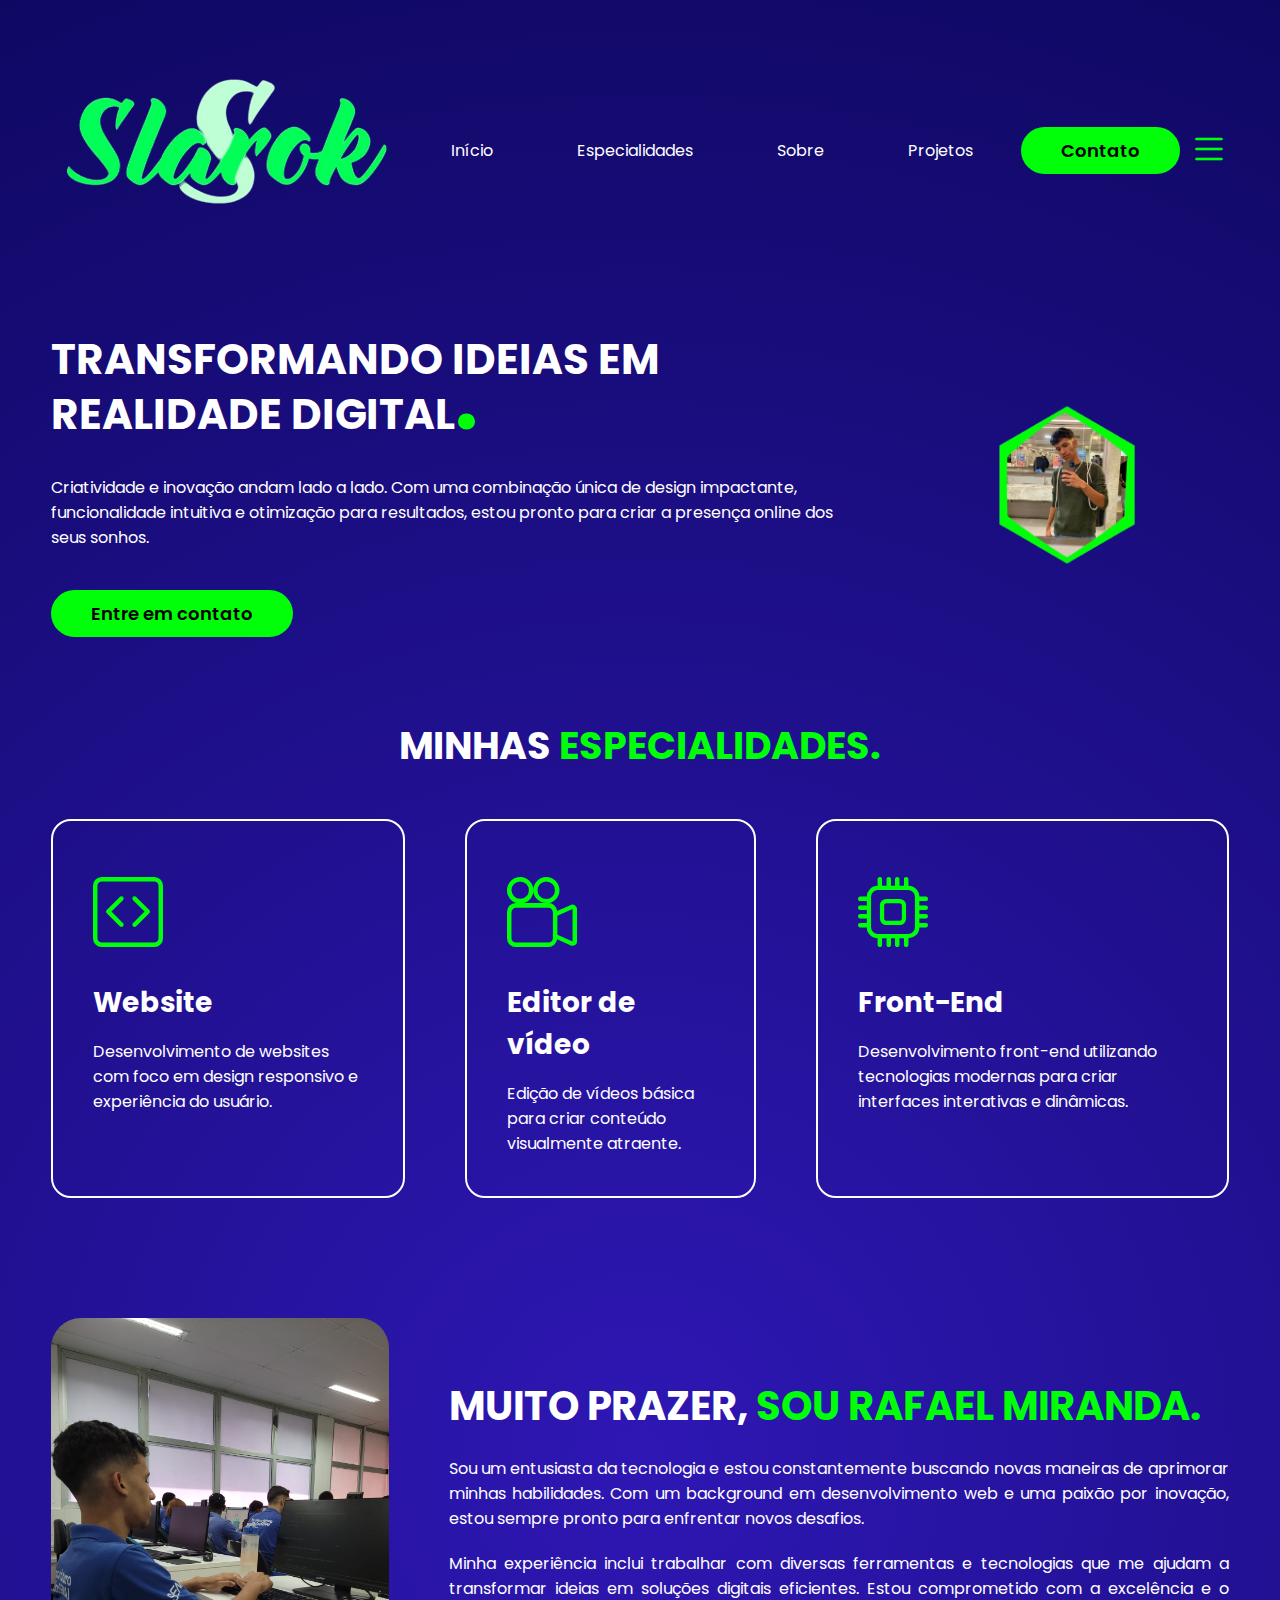
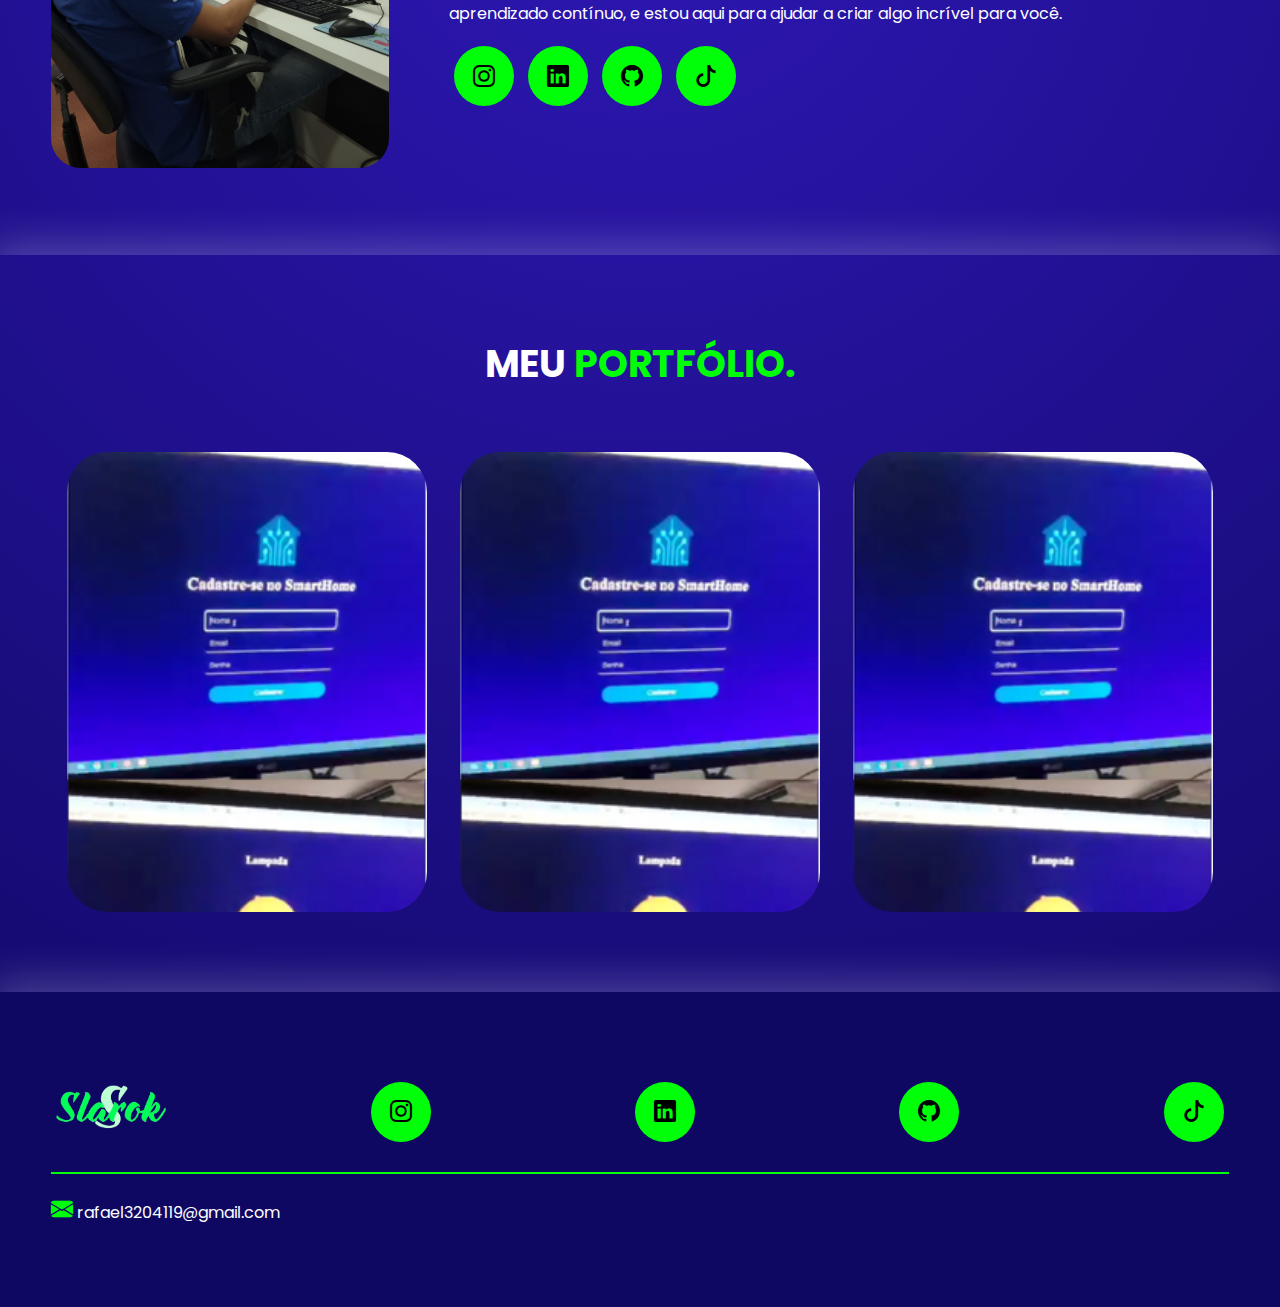
<file: index.html>
<!DOCTYPE html>
<html lang="pt-br">
<head>
    <meta charset="UTF-8">
    <meta name="viewport" content="width=device-width, initial-scale=1.0">
    <link rel="stylesheet" href="style.css">
    
    <!--GOOGLE FONTS-->
    <link rel="preconnect" href="https://fonts.googleapis.com">
    <link rel="preconnect" href="https://fonts.gstatic.com" crossorigin>
    <link href="https://fonts.googleapis.com/css2?family=Poppins:ital,wght@0,100;0,200;0,300;0,400;0,500;0,600;0,700;0,800;0,900;1,100;1,200;1,300;1,400;1,500;1,600;1,700;1,800;1,900&display=swap" rel="stylesheet">
    <!--END-GOOGLE FONTS-->
    

    <!--BOOTSTRAP ICONS-->
    <link rel="stylesheet" href="https://cdn.jsdelivr.net/npm/bootstrap-icons@1.11.3/font/bootstrap-icons.min.css">
    <!--BOOTSTRAP ICONS-->
    <title>Meu Portfólio</title>

    <script src="menu.js" defer></script>
</head>

    

<body class="body">
    
    <header>
        <div class="interface">
            <div class="logo">
                <a href="#">
                    <img src="images/logo topo.png" alt="">
                </a>
            </div> <!--logo-->

            <nav class="menu-desktop">
                    <ul>
                        <li><a href="#">Início</a></li>
                        <li><a href="#especialidades">Especialidades</a></li>
                        <li><a href="#sobre">Sobre</a></li>
                        <li><a href="#projetos">Projetos</a></li>                       
                    </ul>
            </nav> <!--nav(menu-desktop)-->

            <div class="btn-contato">
                <a href="#">
                    <button>Contato</button>
                </a>
            </div> <!--btn-contato-->

            <div class="btn-abrir-menu" id="btn-menu">
                <i class="bi bi-list"></i>
            </div>

            <div class="menu-mobile" id="menu-mobile">
                <div class="btn-fechar">
                    <i class="bi bi-x"></i>

                    <nav class="menu-desktop">
                        <ul>
                            <li><a href="#">Início</a></li>
                            <li><a href="#especialidades">Especialidades</a></li>
                            <li><a href="#sobre">Sobre</a></li>
                            <li><a href="#projetos">Projetos</a></li> 
                            <li><a href="#">Contato</a></li>                      
                        </ul>
                </nav> <!--nav(menu-desktop)-->

                </div>
            </div>  <!--menu-mobile-->
            <div class="overlay-menu" id="overlay-menu"></div>
            
        </div> <!--interface-->
    </header>
    
    <main>
        <section class="topo-do-site">
            <div class="interface">
                <div class="flex">
                    <div class="txt-topo-site">
                        <h1>TRANSFORMANDO IDEIAS EM REALIDADE DIGITAL<span>.</span></h1>                  
                        <p>Criatividade e inovação andam lado a lado. Com uma combinação 
                            única de design impactante, funcionalidade intuitiva e otimização
                            para resultados, estou pronto para criar a presença online dos seus sonhos.</p>
                            <div class="btn-contato">
                                <a href="#">
                                    <button>Entre em contato</button>
                                </a>
                            </div>
                        </div> <!--txt-topo-site-->
                    <div class="img-topo-site">
                        <img src="images/logo sem fundo.png" alt="foto principal">
                    </div>
                </div><!--flex-->
            </div> <!--interface-->
        </section> <!--topo-do-site-->

        <section class="especialidades" id="especialidades">
            <div class="interface">
                <h2 class="titulo">MINHAS <span>ESPECIALIDADES.</span></h2>
                <div class="flex">
                    <div class="especialidades-box">
                        <i class="bi bi-code-square"></i>
                        <h3>Website</h3>
                        <p>Desenvolvimento de websites com foco em design responsivo e experiência do usuário.
                        </p>
                    </div><!--especialidades-box-->
                    
                    <div class="especialidades-box">
                        <i class="bi bi-camera-reels"></i>
                        <h3>Editor de vídeo</h3>
                        <p>Edição de vídeos básica para criar conteúdo visualmente atraente.
                        </p>
                    </div><!--especialidades-box-->
                     
                    <div class="especialidades-box">
                        <i class="bi bi-cpu"></i>
                        <h3>Front-End</h3>
                        <p>Desenvolvimento front-end utilizando tecnologias modernas para criar interfaces interativas e dinâmicas.
                        </p>
                    </div><!--especialidades-box-->
                     
                </div> <!--flex-->
            </div><!--interface-->
        </section><!--especialidades-->

        <section class="sobre" id="sobre">
            <div class="interface">
                <div class="flex">
                    <div class="img-sobre">
                        <img src="images/bio.jpg" alt="mh foto">
                    </div><!--img-sobre-->
                    <div class="txt-sobre">
                        <h2>MUITO PRAZER, <span>SOU RAFAEL MIRANDA.</span></h2>
                        <p>Sou um entusiasta da tecnologia e estou constantemente buscando novas maneiras de
                             aprimorar minhas habilidades. Com um background em desenvolvimento web e uma paixão por
                              inovação, estou sempre pronto para enfrentar novos desafios.</p>
                        <p>Minha experiência inclui trabalhar com diversas ferramentas e tecnologias que me ajudam a
                             transformar ideias em soluções digitais eficientes. Estou comprometido com a excelência e o
                              aprendizado contínuo, e estou aqui para ajudar a criar algo incrível para você.</p>
                                <div class="btn-social">
                                    <a href="https://www.instagram.com/_rafah_x/"><button><i class="bi bi-instagram"></i></button></a>
                                    <a href="https://www.linkedin.com/in/rafah-x/"><button><i class="bi bi-linkedin"></i></button></a>
                                    <a href="https://github.com/rafah-x"><button><i class="bi bi-github"></i></button></a>
                                    <a href="https://www.tiktok.com/@slarok"><button><i class="bi bi-tiktok"></i></button></a>
                                    
                                </div>
                            </div><!--txt-sobre-->
                </div> <!--flex-->
            </div><!--interface-->
        </section><!--sobre-->

        <section class="portfolio">
            <div class="interface">
                <h2 class="titulo" id="projetos">MEU <span>PORTFÓLIO.</span></h2>
                <div class="flex">
                    <div class="img-port" style="background-image: url(images/Design\ sem\ nome.png);">
                        <div class="overlay">Projeto 1</div>
                    </div>
                    <div class="img-port" style="background-image: url(images/Design\ sem\ nome.png);">
                        <div class="overlay">Projeto 2</div>
                    </div>
                    <div class="img-port" style="background-image: url(images/Design\ sem\ nome.png);">
                        <div class="overlay">Projeto 3</div>
                    </div>
                </div><!--flex-->
            </div><!--interface-->
        </section><!--portfolio-->

    </main>

    <footer>
        <div class="interface">
            <div class="line-footer">
                <div class="flex">
                    <div class="logo-footer">
                        <img src="images/logo topo.png" alt="">
                    </div> <!--logo-footer-->
                    <a href="https://www.instagram.com/_rafah_x/"><button><i class="bi bi-instagram"></i></button></a>
                    <a href="https://www.linkedin.com/in/rafah-x/"><button><i class="bi bi-linkedin"></i></button></a>
                    <a href="https://github.com/rafah-x"><button><i class="bi bi-github"></i></button></a>
                    <a href="https://www.tiktok.com/@slarok"><button><i class="bi bi-tiktok"></i></button></a>
                </div>
            </div><!--line-footer-->

            <div class="line-footer borda">
                <p><i class="bi bi-envelope-fill"></i><a href="mailto:rafael3204119@gmail.com"> rafael3204119@gmail.com</a></p>
            </div> <!--logo-footer-->

        </div> <!--interface-->
    </footer>

</body>
</html>
</file>
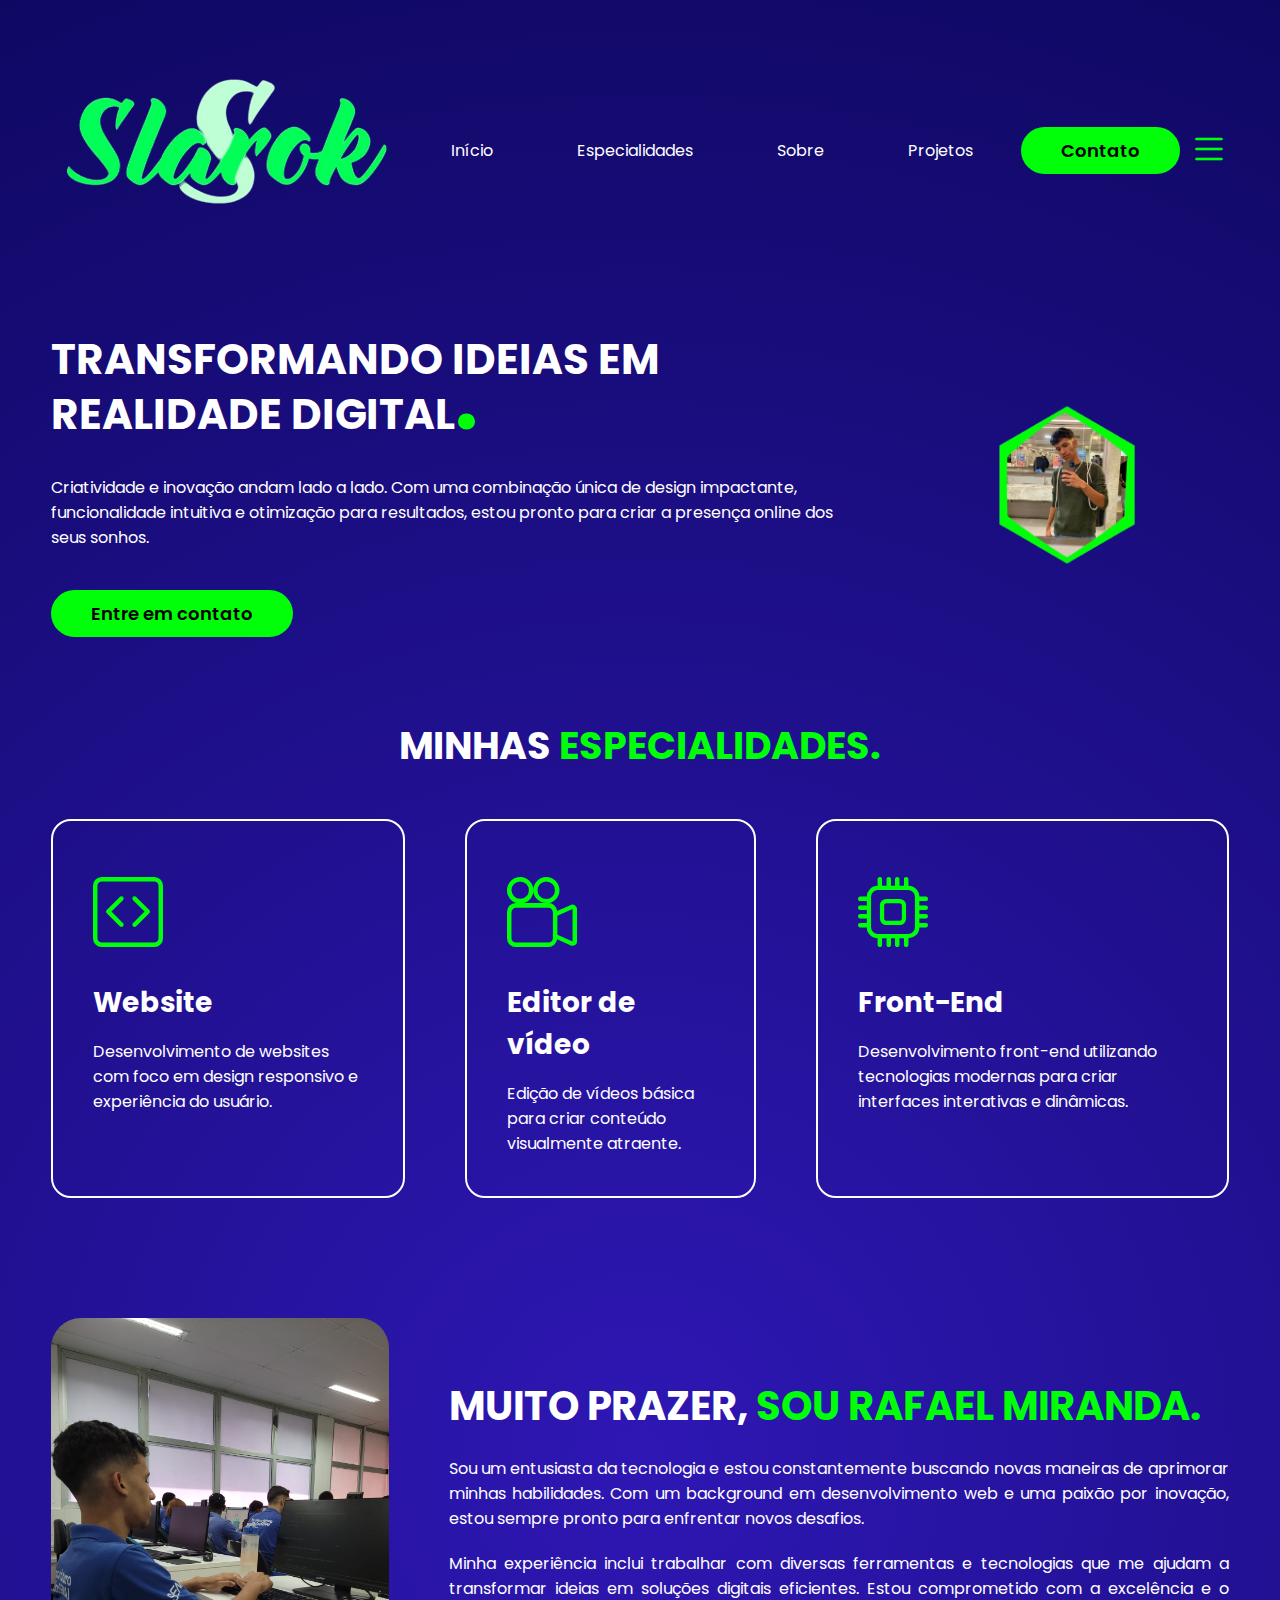
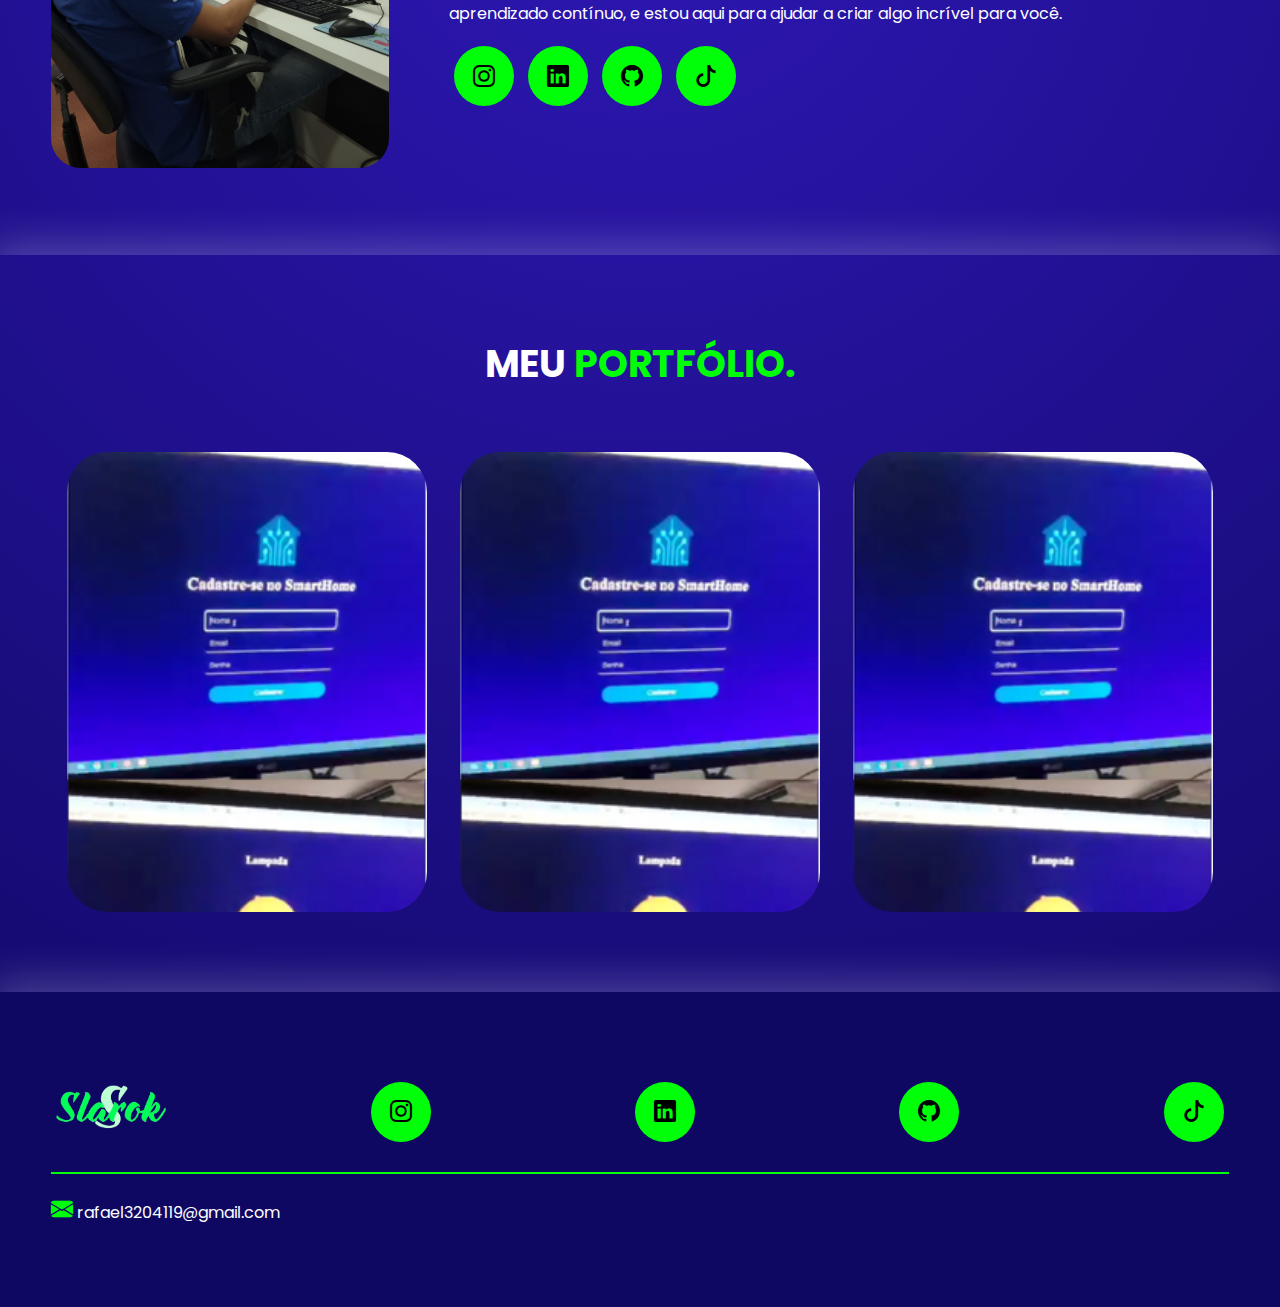
<file: home.html>
<!DOCTYPE html>
<html lang="pt-br">
<head>
    <meta charset="UTF-8">
    <meta name="viewport" content="width=device-width, initial-scale=1.0">
    <link rel="stylesheet" href="style.css">
    
    <!--GOOGLE FONTS-->
    <link rel="preconnect" href="https://fonts.googleapis.com">
    <link rel="preconnect" href="https://fonts.gstatic.com" crossorigin>
    <link href="https://fonts.googleapis.com/css2?family=Poppins:ital,wght@0,100;0,200;0,300;0,400;0,500;0,600;0,700;0,800;0,900;1,100;1,200;1,300;1,400;1,500;1,600;1,700;1,800;1,900&display=swap" rel="stylesheet">
    <!--END-GOOGLE FONTS-->
    

    <!--BOOTSTRAP ICONS-->
    <link rel="stylesheet" href="https://cdn.jsdelivr.net/npm/bootstrap-icons@1.11.3/font/bootstrap-icons.min.css">
    <!--BOOTSTRAP ICONS-->
    <title>Meu Portfólio</title>

    <script src="menu.js" defer></script>
</head>

    

<body class="body">
    
    <header>
        <div class="interface">
            <div class="logo">
                <a href="#">
                    <img src="images/logo topo.png" alt="">
                </a>
            </div> <!--logo-->

            <nav class="menu-desktop">
                    <ul>
                        <li><a href="#">Início</a></li>
                        <li><a href="#especialidades">Especialidades</a></li>
                        <li><a href="#sobre">Sobre</a></li>
                        <li><a href="#projetos">Projetos</a></li>                       
                    </ul>
            </nav> <!--nav(menu-desktop)-->

            <div class="btn-contato">
                <a href="#">
                    <button>Contato</button>
                </a>
            </div> <!--btn-contato-->

            <div class="btn-abrir-menu" id="btn-menu">
                <i class="bi bi-list"></i>
            </div>

            <div class="menu-mobile" id="menu-mobile">
                <div class="btn-fechar">
                    <i class="bi bi-x"></i>

                    <nav class="menu-desktop">
                        <ul>
                            <li><a href="#">Início</a></li>
                            <li><a href="#especialidades">Especialidades</a></li>
                            <li><a href="#sobre">Sobre</a></li>
                            <li><a href="#projetos">Projetos</a></li> 
                            <li><a href="#">Contato</a></li>                      
                        </ul>
                </nav> <!--nav(menu-desktop)-->

                </div>
            </div>  <!--menu-mobile-->
            <div class="overlay-menu" id="overlay-menu"></div>
            
        </div> <!--interface-->
    </header>
    
    <main>
        <section class="topo-do-site">
            <div class="interface">
                <div class="flex">
                    <div class="txt-topo-site">
                        <h1>TRANSFORMANDO IDEIAS EM REALIDADE DIGITAL<span>.</span></h1>                  
                        <p>Criatividade e inovação andam lado a lado. Com uma combinação 
                            única de design impactante, funcionalidade intuitiva e otimização
                            para resultados, estou pronto para criar a presença online dos seus sonhos.</p>
                            <div class="btn-contato">
                                <a href="#">
                                    <button>Entre em contato</button>
                                </a>
                            </div>
                        </div> <!--txt-topo-site-->
                    <div class="img-topo-site">
                        <img src="images/logo sem fundo.png" alt="foto principal">
                    </div>
                </div><!--flex-->
            </div> <!--interface-->
        </section> <!--topo-do-site-->

        <section class="especialidades" id="especialidades">
            <div class="interface">
                <h2 class="titulo">MINHAS <span>ESPECIALIDADES.</span></h2>
                <div class="flex">
                    <div class="especialidades-box">
                        <i class="bi bi-code-square"></i>
                        <h3>Website</h3>
                        <p>Desenvolvimento de websites com foco em design responsivo e experiência do usuário.
                        </p>
                    </div><!--especialidades-box-->
                    
                    <div class="especialidades-box">
                        <i class="bi bi-camera-reels"></i>
                        <h3>Editor de vídeo</h3>
                        <p>Edição de vídeos básica para criar conteúdo visualmente atraente.
                        </p>
                    </div><!--especialidades-box-->
                     
                    <div class="especialidades-box">
                        <i class="bi bi-cpu"></i>
                        <h3>Front-End</h3>
                        <p>Desenvolvimento front-end utilizando tecnologias modernas para criar interfaces interativas e dinâmicas.
                        </p>
                    </div><!--especialidades-box-->
                     
                </div> <!--flex-->
            </div><!--interface-->
        </section><!--especialidades-->

        <section class="sobre" id="sobre">
            <div class="interface">
                <div class="flex">
                    <div class="img-sobre">
                        <img src="images/bio.jpg" alt="mh foto">
                    </div><!--img-sobre-->
                    <div class="txt-sobre">
                        <h2>MUITO PRAZER, <span>SOU RAFAEL MIRANDA.</span></h2>
                        <p>Sou um entusiasta da tecnologia e estou constantemente buscando novas maneiras de
                             aprimorar minhas habilidades. Com um background em desenvolvimento web e uma paixão por
                              inovação, estou sempre pronto para enfrentar novos desafios.</p>
                        <p>Minha experiência inclui trabalhar com diversas ferramentas e tecnologias que me ajudam a
                             transformar ideias em soluções digitais eficientes. Estou comprometido com a excelência e o
                              aprendizado contínuo, e estou aqui para ajudar a criar algo incrível para você.</p>
                                <div class="btn-social">
                                    <a href="https://www.instagram.com/_rafah_x/"><button><i class="bi bi-instagram"></i></button></a>
                                    <a href="https://www.linkedin.com/in/rafah-x/"><button><i class="bi bi-linkedin"></i></button></a>
                                    <a href="https://github.com/rafah-x"><button><i class="bi bi-github"></i></button></a>
                                    <a href="https://www.tiktok.com/@slarok"><button><i class="bi bi-tiktok"></i></button></a>
                                    
                                </div>
                            </div><!--txt-sobre-->
                </div> <!--flex-->
            </div><!--interface-->
        </section><!--sobre-->

        <section class="portfolio">
            <div class="interface">
                <h2 class="titulo" id="projetos">MEU <span>PORTFÓLIO.</span></h2>
                <div class="flex">
                    <div class="img-port" style="background-image: url(images/Design\ sem\ nome.png);">
                        <div class="overlay">Projeto 1</div>
                    </div>
                    <div class="img-port" style="background-image: url(images/Design\ sem\ nome.png);">
                        <div class="overlay">Projeto 2</div>
                    </div>
                    <div class="img-port" style="background-image: url(images/Design\ sem\ nome.png);">
                        <div class="overlay">Projeto 3</div>
                    </div>
                </div><!--flex-->
            </div><!--interface-->
        </section><!--portfolio-->

    </main>

    <footer>
        <div class="interface">
            <div class="line-footer">
                <div class="flex">
                    <div class="logo-footer">
                        <img src="images/logo topo.png" alt="">
                    </div> <!--logo-footer-->
                    <a href="https://www.instagram.com/_rafah_x/"><button><i class="bi bi-instagram"></i></button></a>
                    <a href="https://www.linkedin.com/in/rafah-x/"><button><i class="bi bi-linkedin"></i></button></a>
                    <a href="https://github.com/rafah-x"><button><i class="bi bi-github"></i></button></a>
                    <a href="https://www.tiktok.com/@slarok"><button><i class="bi bi-tiktok"></i></button></a>
                </div>
            </div><!--line-footer-->

            <div class="line-footer borda">
                <p><i class="bi bi-envelope-fill"></i><a href="mailto:rafael3204119@gmail.com"> rafael3204119@gmail.com</a></p>
            </div> <!--logo-footer-->

        </div> <!--interface-->
    </footer>

</body>
</html>
</file>
<file: style.css>
/* ESTILO GERAL*/
* {
  font-family: "Poppins", sans-serif;
  box-sizing: border-box;
  margin: 0;
  padding: 0;
}

body {
  background: radial-gradient(circle at center, #2e17b4, #0f0863);
  height: 100%;
}

.interface {
  max-width: 1280px;
  margin: 0 auto;
}

h2.titulo {
  color: white;
  font-size: 38px;
  text-align: center;
}

h2.titulo span {
  color: #00ff08;
}

.btn-contato button {
  padding: 10px 40px;
  font-size: 18px;
  font-weight: 600;
  background-color: #00ff08;
  border: 0;
  border-radius: 30px;
  cursor: pointer;
  transition: 0.2s;
}

button:hover {
  box-shadow: 0px 0px 8px #00ff08;
  transform: scale(1.15);
}

.flex {
  display: flex;
}

html {
  scroll-behavior: smooth;
}

/* ESTILO CABEÇALHO*/

header {
  padding: 40px 4%;
}

header > .interface {
  display: flex;
  align-items: center;
  justify-content: space-between;
}

header a {
  color: #fff;
  text-decoration: none;
  display: inline-block;
  transition: 0.2s;
}

header nav.menu-desktop a:hover {
  color: #00ff08;
  transform: scale(1.15);
}

header nav ul {
  list-style-type: none;
}

header nav.menu-desktop ul li {
  display: inline-block;
  padding: 0 40px;
}

/*  ESTILO DO MENU MOBILE */

.btn-abrir-menu i {
  color: #00ff08;
  font-size: 40px;
}

.menu-mobile {
  background-color: rgb(5, 0, 0);
  height: 100vh;
  position: fixed;
  top: 0;
  right: 0;
  z-index: 99999;
  width: 0%;
  overflow: hidden;
  transition: 0.4s;
}

.menu-mobile.abrir-menu {
  width: 70%;
}

.menu-mobile.abrir-menu ~ .overlay-menu {
  display: block;
}

.menu-mobile .btn-fechar {
  padding: 20px 5%;
}

.menu-mobile .btn-fechar i {
  color: #00ff08;
  font-size: 30px;
}

.menu-mobile nav ul {
  text-align: right;
}

.menu-mobile nav ul li a{
  color: white;
  font-size: 20px;
  font-weight: 300;
  padding: 20px 8%;
  display: block;
}

.menu-mobile nav ul a:hover {
  background-color: #00ff08;
  color: black;
}

.overlay-menu {
  background-color: rgba(0, 0, 0, 0.726);
  width: 100%;
  height: 100%;
  position: fixed;
  top: 0;
  left: 0;
  z-index: 88888;
  display: none;
}
/* ESTILO DO TOPO DO SITE */

section.topo-do-site {
  padding: 40px 4%;
}

section.topo-do-site .flex {
  align-items: center;
  justify-content: center;
  gap: 60px;
}

.topo-do-site h1 {
  color: white;
  font-size: 42px;
  line-height: 40px;
}

.topo-do-site .txt-topo-site h1 span {
  color: #00ff08;
  font-size: 84px;
}

.topo-do-site .txt-topo-site p {
  color: #fff;
  margin: 40px 0px;
}

.topo-do-site .img-topo-site img {
  position: relative;
  animation: flutuar 2s ease-in-out infinite alternate;
}

@keyframes flutuar {
  0% {
    top: 0;
  }
  100% {
    top: 30px;
  }
}

/* ESTILO DAS ESPECIALIDADES */

section.especialidades {
  padding: 40px 4%;
}

section.especialidades .flex {
  gap: 60px;
}

.especialidades .especialidades-box {
  color: white;
  padding: 40px;
  border-radius: 20px;
  border: 2px solid white;
  margin-top: 45px;
  transition: 0.2s;
}

.especialidades .especialidades-box:hover {
  transform: scale(1.05);
  box-shadow: 0 0 20px rgba(255, 255, 255, 0.479);
}

.especialidades .especialidades-box i {
  font-size: 70px;
  color: #00ff08;
}

.especialidades .especialidades-box h3 {
  font-size: 28px;
  margin: 15px 0px;
}

/*ESTILO SOBRE */
section.sobre {
  padding: 80px 4%;
}

section.sobre .flex {
  align-items: center;
  gap: 60px;
}

.sobre .txt-sobre {
  color: white;
}

.sobre .img-sobre img {
  max-width: 100%; /* Garante que a imagem não ultrapasse a largura do contêiner */
  height: auto; /* Mantém a proporção da imagem */
  width: 900px; /* Define a largura desejada para a imagem */
  border-radius: 30px;
}

.sobre .txt-sobre h2 {
  font-size: 40px;
  line-height: 40px;
  margin-bottom: 30px;
}

.sobre .txt-sobre h2 span {
  color: #00ff08;
}

.sobre .txt-sobre p {
  margin: 20px 0px;
  text-align: justify;
}

.btn-social button {
  width: 60px;
  height: 60px;
  border-radius: 50%;
  border: none;
  background-color: #00ff08;
  font-size: 22px;
  cursor: pointer;
  margin: 0px 5px;
  transition: 0.2s;
}

/* ESTILO PORTFÓLIO */

section.portfolio {
  padding: 80px 4%;
  box-shadow: 0 0 40px 10px rgba(255, 255, 255, 0.226);
}

section.portfolio .flex {
  justify-content: space-around;
  margin-top: 60px;
}

.img-port {
  width: 360px;
  height: 460px;
  background-size: cover;
  background-position: 100% 0%;
  transition: 8s;
  border-radius: 40px;
  cursor: pointer;
  position: relative;
}

.img-port:hover {
  background-position: 100% 100%;
}

.overlay {
  position: absolute;
  left: 0;
  top: 0;
  width: 100%;
  height: 100%;
  background-color: #0000008e;
  border-radius: 40px;
  display: flex;
  align-items: center;
  justify-content: center;
  font-size: 24px;
  font-weight: 600;
  color: #fff;
  opacity: 0;
  transition: 0.5s;
}

.overlay:hover {
  opacity: 1;
}

/* ESTILO DO RODAPÉ */

footer {
  padding: 60px 4%;
  box-shadow: 0 0 40px 10px rgba(255, 255, 255, 0.226);
  background-color: #0f0863; /* Adiciona um fundo que combina com o resto do site */
}

footer .flex {
  justify-content: space-between;
  align-items: center; /* Alinha os itens ao centro verticalmente */
}

footer .line-footer {
  padding: 20px 0;
}

.borda {
  border-top: 2px solid #00ff08;
}

footer .line-footer p {
  color: white;
}

footer .line-footer p i {
  color: #00ff08;
  font-size: 22px;
}

footer .line-footer a {
  color: white;
  text-decoration: none;
  transition: 0.5s;
}

footer .line-footer a:hover {
  color: #00ff08;
  text-decoration: underline;
}

footer .logo-footer img {
  width: 120px;
}

footer .flex a button {
  width: 60px;
  height: 60px;
  border-radius: 50%;
  border: none;
  background-color: #00ff08;
  font-size: 22px;
  cursor: pointer;
  margin: 0px 5px;
  transition: 0.2s;
}

footer .flex a button:hover {
  box-shadow: 0px 0px 8px #00ff08;
  transform: scale(1.15);
}

@media screen and (max-width: 1020px) {
  /* CLASSES GERAIS */
  .flex {
    flex-direction: column;
  }

  h2.titulo {
    font-size: 30px;
    line-height: 34px;
  }

  .topo-do-site .flex {
    flex-direction: column-reverse;
  }

  /* CABEÇALHO */
  .menu-desktop,
  .btn-contato {
    display: none;
  }

  /* TOPO DO SITE */

  .topo-do-siteh1 {
    font-size: 35px;
  }

  section.topo-do-site {
    padding: 20px 8%;
  }

  section.topo-do-site .flex {
    gap: 40px;
  }
  /* ESPECIALIDADES */

  section.especialidades {
    padding: 40px 8%;
  }

  section.especialidades .interface h2 {
    font-size: 40px;
  }

  /* SOBRE */
  section.sobre {
    padding: 80px 8%;
  }

  .sobre .txt-sobre h2 {
    font-size: 34px;
    line-height: 35px;
    text-align: center;
  }

  .btn-social {
    display: flex; /* Garante que os botões sejam exibidos em linha */
    flex-wrap: wrap; /* Permite que os botões se movam para a linha seguinte, se necessário */
    justify-content: center; /* Centraliza os botões horizontalmente */
  }

  .img-sobre img {
    width: 100%;
  }

  .sobre .flex {
    flex-direction: column-reverse;
  }

  /* PORTFÓLIO */

  section.portfolio {
    padding: 80px 8%;
  }

  .img-port {
    width: 100%;
    max-width: 360px;
    margin: 0 auto;
  }

  section.portfolio .flex {
    gap: 60px;
  }

  /* RODAPÉ */

  footer .flex {
    flex-direction: row;
    justify-content: center;
    align-items: center; 
    gap: 10px; 
  }

  footer.line-footer {
    text-align: center;
  }

  footer .btn-social a {
    display: inline-block;
    margin: 0 5px;
  }
}


/* TIRAR ROLAGEM HORIZONTAL DO SITE */
body {
  margin: 0;
  padding: 0;
  overflow-x: hidden; 
}


* {
  box-sizing: border-box; 
}


img, iframe, video {
  max-width: 100%;
  height: auto;
}


.container {
  max-width: 100%;
  overflow-x: hidden;
}
</file>
